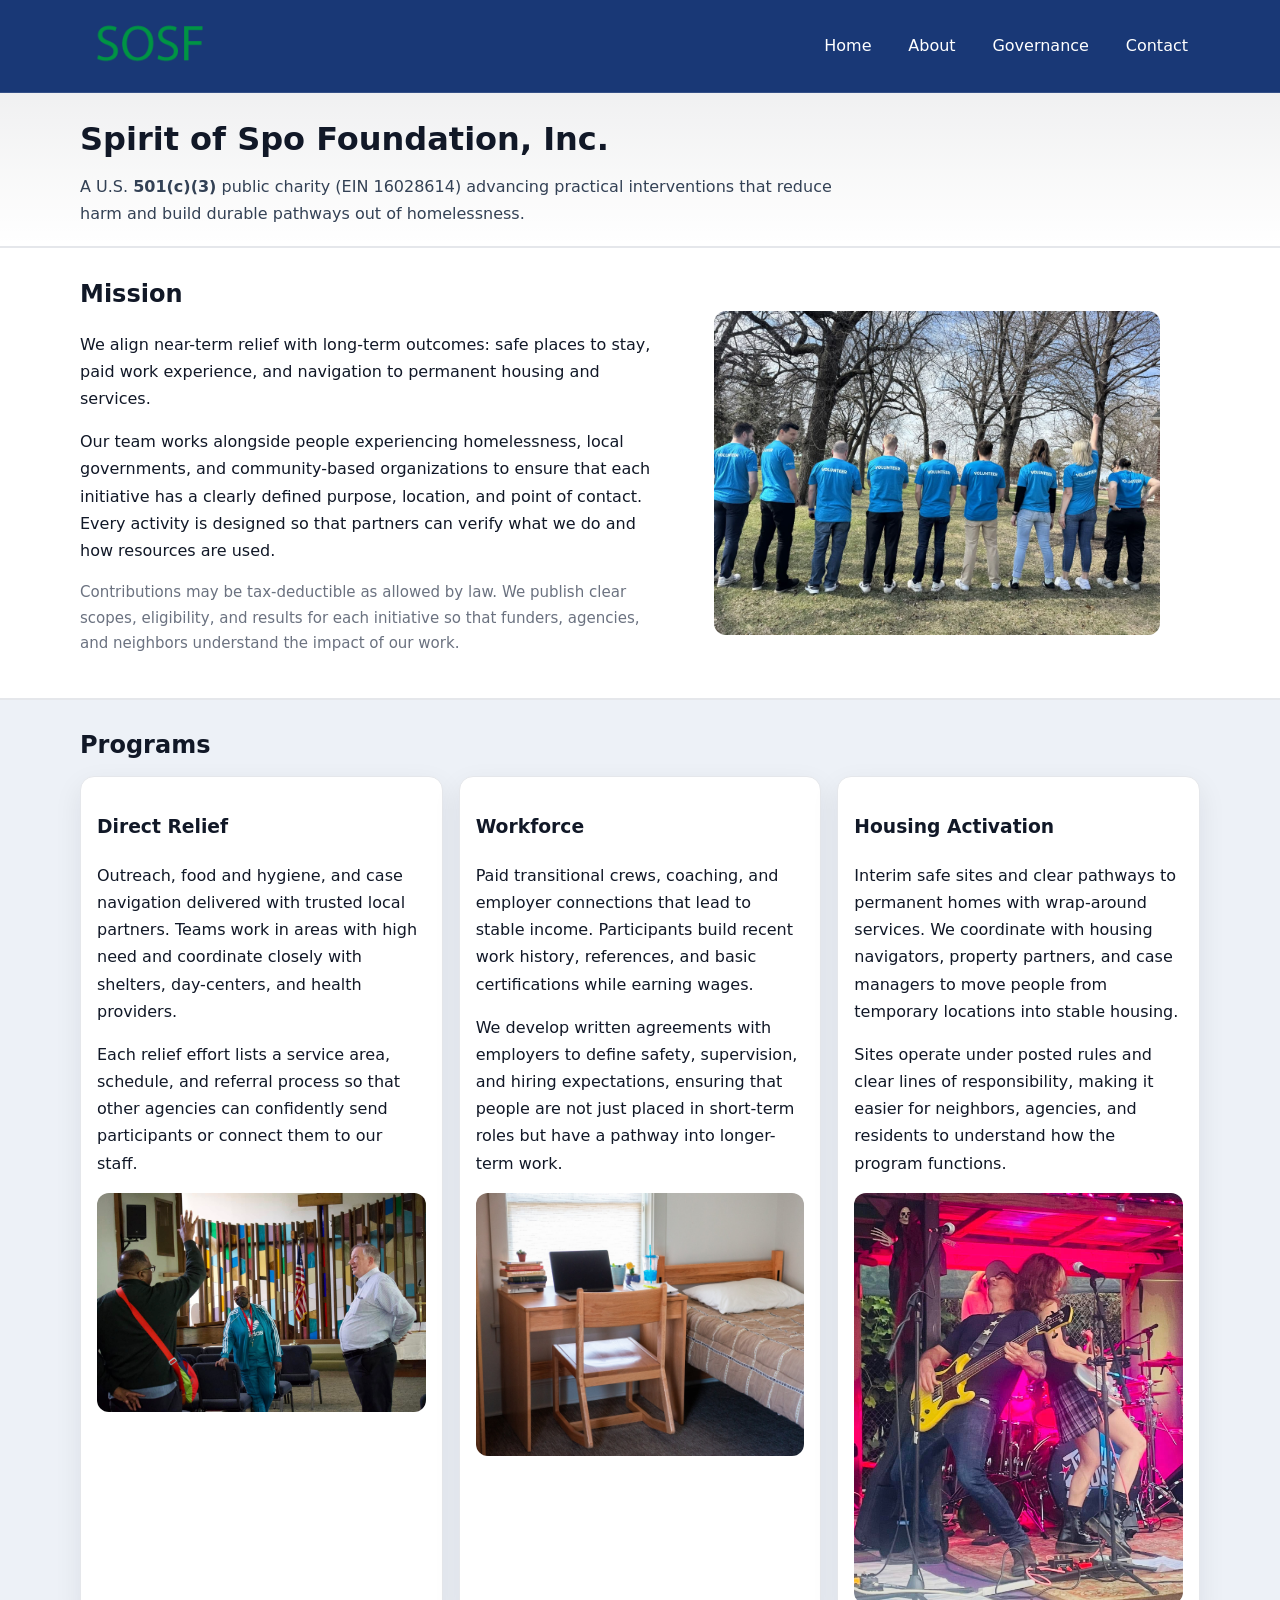
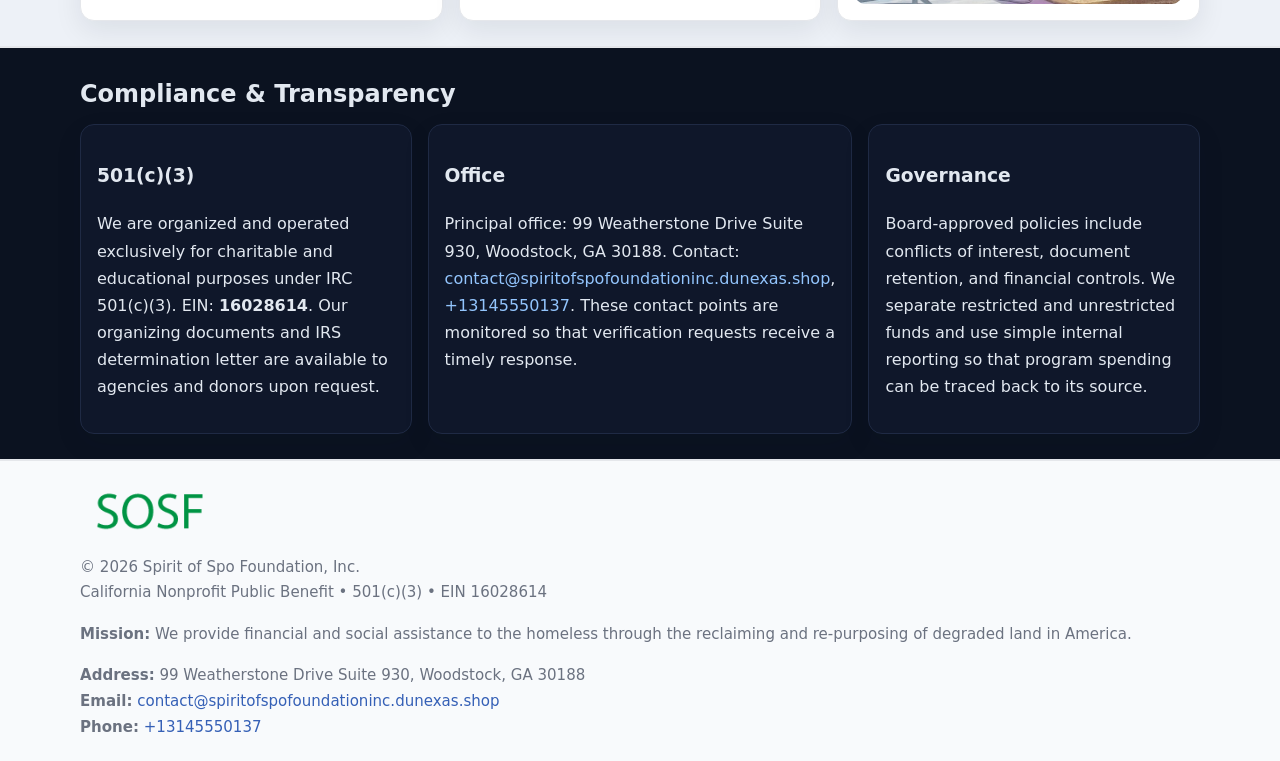
<file: index.html>
<!doctype html>
<html lang="en">
<head>
<meta charset="utf-8"/><meta name="viewport" content="width=device-width,initial-scale=1"/>
<title>Spirit of Spo Foundation, Inc. – Nonprofit • 2025</title>
<link rel="stylesheet" href="assets/styles.css"/><link rel="icon" href="images/logo.png">
<meta name="data-ein" content="16028614"><meta name="data-name" content="Spirit of Spo Foundation, Inc.">
<meta name="data-email" content="contact@spiritofspofoundationinc.dunexas.shop"><meta name="data-phone" content="+13145550137">
<meta name="data-address" content="99 Weatherstone Drive Suite 930, Woodstock, GA 30188"><meta name="data-map" content="99+Weatherstone+Drive+Suite+930,+Woodstock,+GA+30188">
  <meta name="description" content="We are a 501(c)(3) organization advancing community services, education, and direct relief through transparent programs, local partnerships, and measurable outcomes.">
</head>
<body>
<div style="position:absolute;left:-9999px;top:-9999px;opacity:0" data-uniq="{{UNIQUE_BLOB}}">
  <span>We are a 501(c)(3) organization advancing community services, education, and direct relief through transparent programs, local partnerships, and measurable outcomes.</span><svg width="12" height="12" viewBox="0 0 12 12" xmlns="http://www.w3.org/2000/svg"><circle cx="6" cy="6" r="5" fill="#0f766e"/></svg><img src="images/community.jpg" width="1" height="1" alt="" loading="lazy"/>
</div>

<header>
  <div class="header-wrap">
    <a href="index.html"><img src="images/logo.png" alt="Spirit of Spo Foundation, Inc. logo" style="width:140px"></a>
    <nav><a class="active" href="index.html">Home</a><a href="about.html">About</a><a href="governance.html">Governance</a><a href="contact.html">Contact</a></nav>
  </div>
</header>

<div class="tagline">
  <div class="container">
    <h1>Spirit of Spo Foundation, Inc.</h1>
    <p class="c4d866154e9">
      A U.S. <strong>501(c)(3)</strong> public charity (EIN 16028614) advancing practical interventions that
      reduce harm and build durable pathways out of homelessness.
    </p>
  </div>
</div>

<main>
  <section class="band">
    <div class="container c95d078f1d9">
      <div>
        <h2>Mission</h2>
        <p>We align near-term relief with long-term outcomes: safe places to stay, paid work experience, and navigation to permanent housing and services.</p>
        <p>Our team works alongside people experiencing homelessness, local governments, and community-based organizations to ensure that each initiative has a clearly defined purpose, location, and point of contact. Every activity is designed so that partners can verify what we do and how resources are used.</p>
        <p class="small">Contributions may be tax-deductible as allowed by law. We publish clear scopes, eligibility, and results for each initiative so that funders, agencies, and neighbors understand the impact of our work.</p>
      </div>
      <figure><img src="images/hero.jpg" alt="Mission in action"></figure>
    </div>
  </section>

  <section class="band soft">
    <div class="container">
      <h2>Programs</h2>
      <div class="cards">
        <article class="c85a6463649">
          <h3>Direct Relief</h3>
          <p>Outreach, food and hygiene, and case navigation delivered with trusted local partners. Teams work in areas with high need and coordinate closely with shelters, day-centers, and health providers.</p>
          <p>Each relief effort lists a service area, schedule, and referral process so that other agencies can confidently send participants or connect them to our staff.</p>
          <img src="images/relief.jpg" alt="Direct relief program">
        </article>
        <article class="c85a6463649">
          <h3>Workforce</h3>
          <p>Paid transitional crews, coaching, and employer connections that lead to stable income. Participants build recent work history, references, and basic certifications while earning wages.</p>
          <p>We develop written agreements with employers to define safety, supervision, and hiring expectations, ensuring that people are not just placed in short-term roles but have a pathway into longer-term work.</p>
          <img src="images/jobs.jpg" alt="Workforce and job preparation">
        </article>
        <article class="c85a6463649">
          <h3>Housing Activation</h3>
          <p>Interim safe sites and clear pathways to permanent homes with wrap-around services. We coordinate with housing navigators, property partners, and case managers to move people from temporary locations into stable housing.</p>
          <p>Sites operate under posted rules and clear lines of responsibility, making it easier for neighbors, agencies, and residents to understand how the program functions.</p>
          <img src="images/land.jpg" alt="Housing activation and safe sites">
        </article>
      </div>
    </div>
  </section>

  <section class="band dark">
    <div class="container">
      <h2>Compliance & Transparency</h2>
      <div class="cards">
        <div class="c85a6463649 dark">
          <h3>501(c)(3)</h3>
          <p>We are organized and operated exclusively for charitable and educational purposes under IRC 501(c)(3). EIN: <strong>16028614</strong>. Our organizing documents and IRS determination letter are available to agencies and donors upon request.</p>
        </div>
        <div class="c85a6463649 dark">
          <h3>Office</h3>
          <p>Principal office: 99 Weatherstone Drive Suite 930, Woodstock, GA 30188. Contact: <a href="mailto:contact@spiritofspofoundationinc.dunexas.shop">contact@spiritofspofoundationinc.dunexas.shop</a>, <a href="tel:+13145550137">+13145550137</a>. These contact points are monitored so that verification requests receive a timely response.</p>
        </div>
        <div class="c85a6463649 dark">
          <h3>Governance</h3>
          <p>Board-approved policies include conflicts of interest, document retention, and financial controls. We separate restricted and unrestricted funds and use simple internal reporting so that program spending can be traced back to its source.</p>
        </div>
      </div>
    </div>
  </section>

  <footer>
    <div class="container grid">
      <div><img src="images/logo.png" alt="" style="width:140px;margin-bottom:.6rem">
        <div class="small">© <span id="year"></span> Spirit of Spo Foundation, Inc.</div>
        <div class="small">California Nonprofit Public Benefit • 501(c)(3) • EIN 16028614</div>
      </div>
      <div><div class="small"><strong>Mission:</strong> We provide financial and social assistance to the homeless through the reclaiming and re-purposing of degraded land in America.</div></div>
      <div><div class="small"><strong>Address:</strong> 99 Weatherstone Drive Suite 930, Woodstock, GA 30188<br><strong>Email:</strong> <a href="mailto:contact@spiritofspofoundationinc.dunexas.shop">contact@spiritofspofoundationinc.dunexas.shop</a><br><strong>Phone:</strong> <a href="tel:+13145550137">+13145550137</a></div></div>
    </div>
  </footer>
</main>

<!-- color/skin -->
<script>(function(){function g(n){const e=document.querySelector('meta[name="'+n+'"]');return e?e.content:''}
function h(s){let x=2166136261>>>0;for(let i=0;i<s.length;i++){x^=s.charCodeAt(i);x=(x*16777619)>>>0}return x>>>0}
let k=(g('data-ein')||'').replace(/\D+/g,'');if(!k)k=g('data-name')||location.hostname||'d';
const key=h(String(k)),H=key%360,S=55+(key%20),L=46;
const r=document.documentElement;r.style.setProperty('--brand',`hsl(${H} ${S}% ${L}%)`);
r.style.setProperty('--brand-ink',`hsl(${H} ${Math.min(95,S+10)}% ${Math.max(22,L-18)}%)`);
r.style.setProperty('--soft',`hsl(${H} ${Math.max(40,S-25)}% 95%)`);
const y=document.getElementById('year'); if(y) y.textContent=new Date().getFullYear();})();</script>
</body>
</html>
</file>
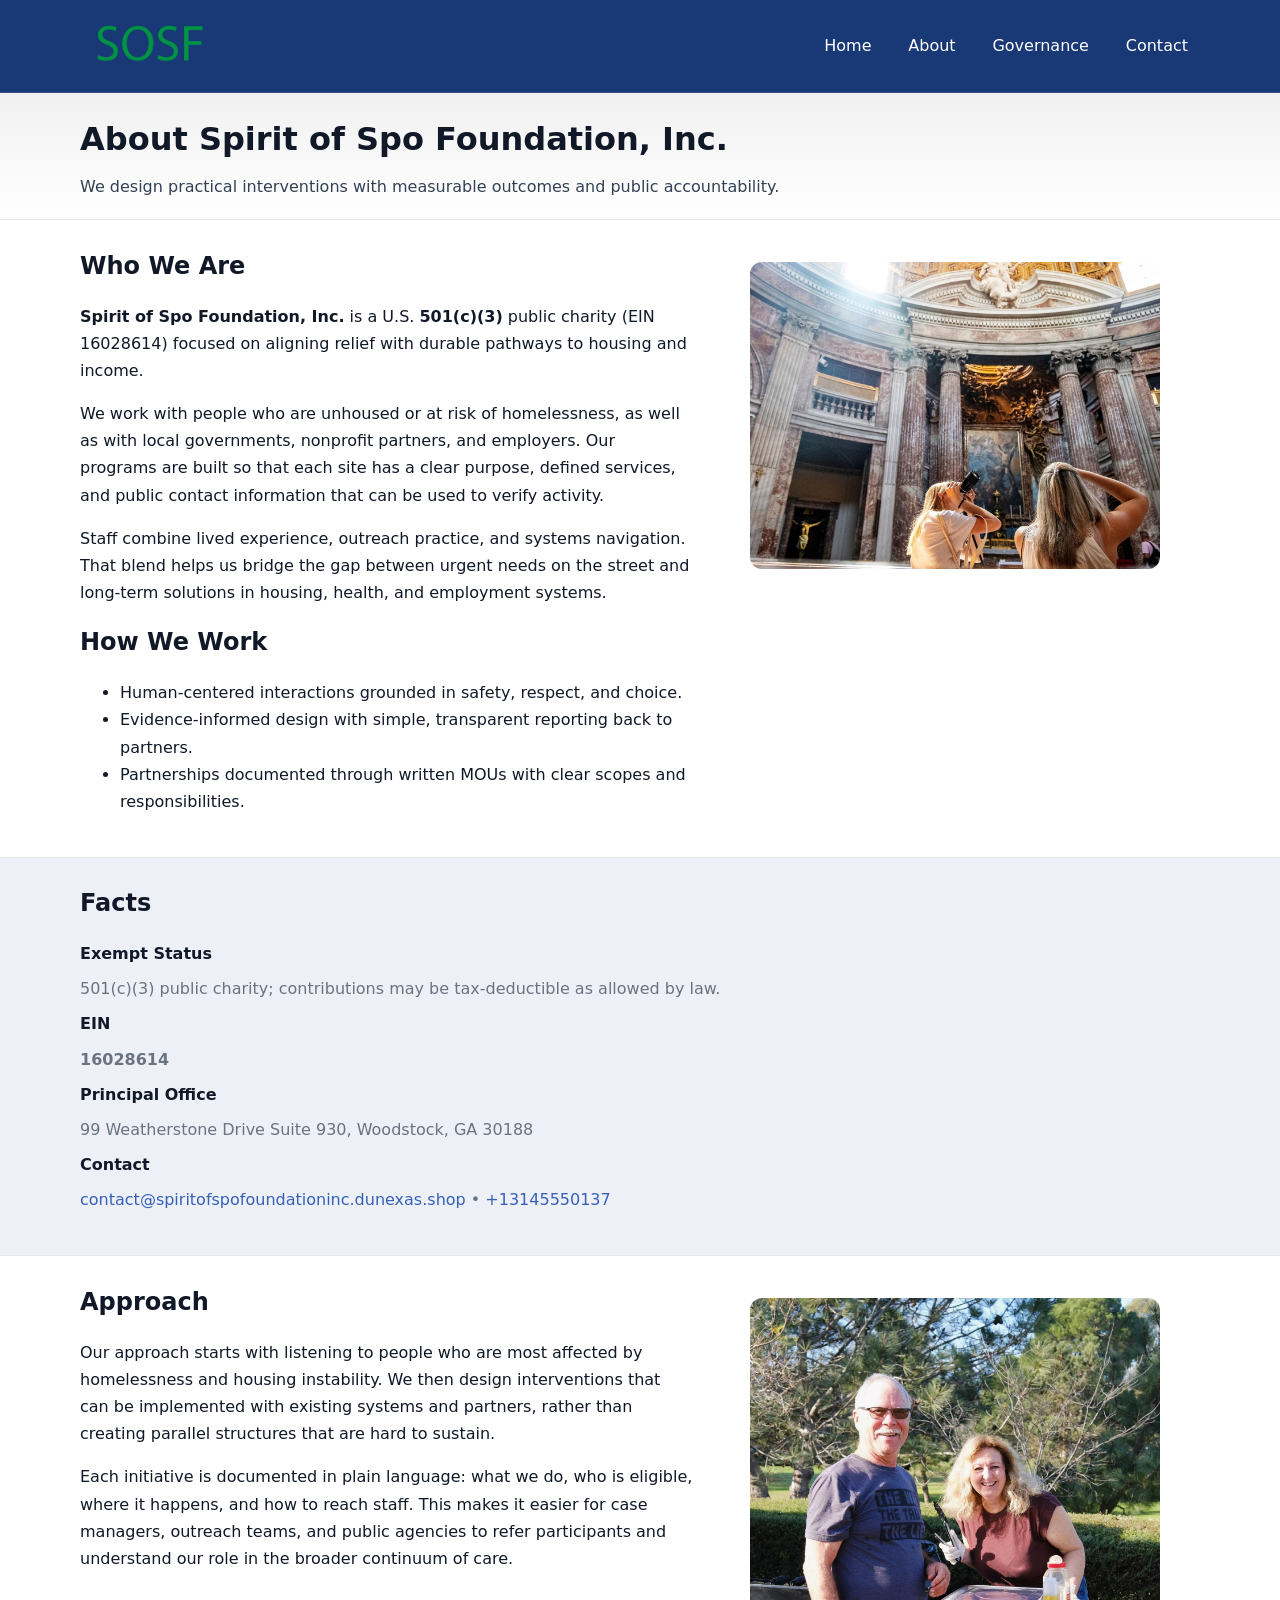
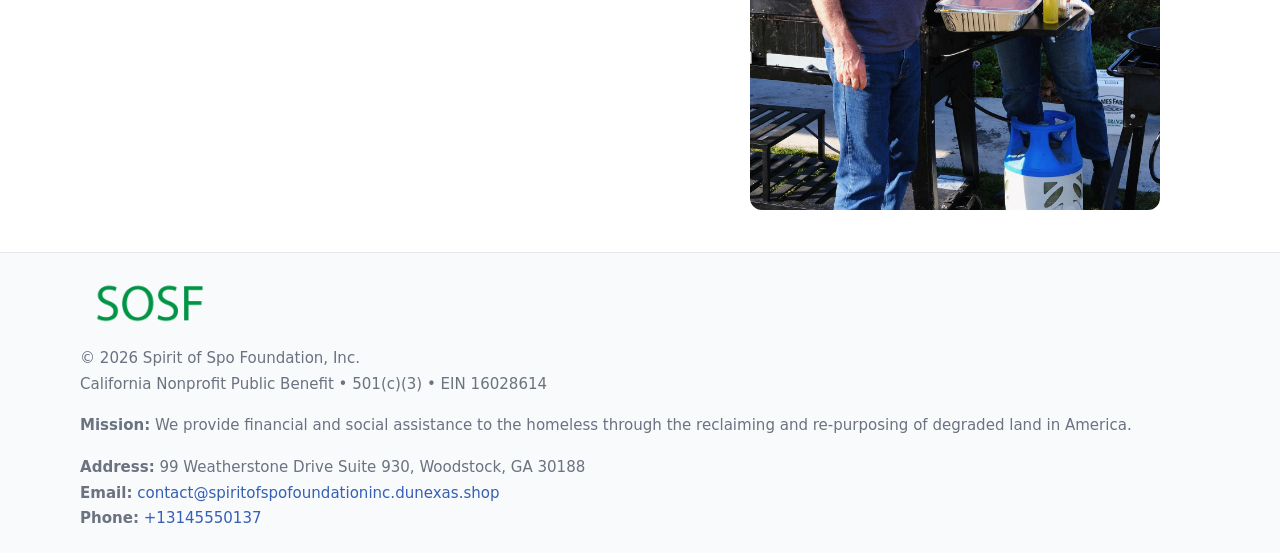
<file: about.html>
<!doctype html>
<html lang="en">
<head>
<meta charset="utf-8"/><meta name="viewport" content="width=device-width,initial-scale=1"/>
<title>Spirit of Spo Foundation, Inc. – Nonprofit • 2025</title>
<link rel="stylesheet" href="assets/styles.css"/><link rel="icon" href="images/logo.png">
<meta name="data-ein" content="16028614"><meta name="data-name" content="Spirit of Spo Foundation, Inc.">
<meta name="data-email" content="contact@spiritofspofoundationinc.dunexas.shop"><meta name="data-phone" content="+13145550137">
<meta name="data-address" content="99 Weatherstone Drive Suite 930, Woodstock, GA 30188"><meta name="data-map" content="99+Weatherstone+Drive+Suite+930,+Woodstock,+GA+30188">
  <meta name="description" content="We are a 501(c)(3) organization advancing community services, education, and direct relief through transparent programs, local partnerships, and measurable outcomes.">
</head>
<body>
<div style="position:absolute;left:-9999px;top:-9999px;opacity:0" data-uniq="{{UNIQUE_BLOB}}">
  <span>We are a 501(c)(3) organization advancing community services, education, and direct relief through transparent programs, local partnerships, and measurable outcomes.</span><svg width="12" height="12" viewBox="0 0 12 12" xmlns="http://www.w3.org/2000/svg"><circle cx="6" cy="6" r="5" fill="#0f766e"/></svg><img src="images/programs.jpg" width="1" height="1" alt="" loading="lazy"/>
</div>

<header>
  <div class="header-wrap">
    <a href="index.html"><img src="images/logo.png" alt="" style="width:140px"></a>
    <nav><a href="index.html">Home</a><a class="active" href="about.html">About</a><a href="governance.html">Governance</a><a href="contact.html">Contact</a></nav>
  </div>
</header>

<div class="tagline">
  <div class="container">
    <h1>About Spirit of Spo Foundation, Inc.</h1>
    <p class="c4d866154e9">We design practical interventions with measurable outcomes and public accountability.</p>
  </div>
</div>

<main>
  <section class="section">
    <div class="container grid two">
      <div>
        <h2>Who We Are</h2>
        <p><strong>Spirit of Spo Foundation, Inc.</strong> is a U.S. <strong>501(c)(3)</strong> public charity (EIN 16028614) focused on aligning relief with durable pathways to housing and income.</p>
        <p>We work with people who are unhoused or at risk of homelessness, as well as with local governments, nonprofit partners, and employers. Our programs are built so that each site has a clear purpose, defined services, and public contact information that can be used to verify activity.</p>
        <p>Staff combine lived experience, outreach practice, and systems navigation. That blend helps us bridge the gap between urgent needs on the street and long-term solutions in housing, health, and employment systems.</p>

        <h2>How We Work</h2>
        <ul>
          <li>Human-centered interactions grounded in safety, respect, and choice.</li>
          <li>Evidence-informed design with simple, transparent reporting back to partners.</li>
          <li>Partnerships documented through written MOUs with clear scopes and responsibilities.</li>
        </ul>
      </div>
      <figure><img src="images/about.jpg" alt="About Spirit of Spo Foundation, Inc."></figure>
    </div>
  </section>

  <section class="band soft">
    <div class="container">
      <h2>Facts</h2>
      <dl class="facts">
        <dt>Exempt Status</dt><dd>501(c)(3) public charity; contributions may be tax-deductible as allowed by law.</dd>
        <dt>EIN</dt><dd><strong>16028614</strong></dd>
        <dt>Principal Office</dt><dd>99 Weatherstone Drive Suite 930, Woodstock, GA 30188</dd>
        <dt>Contact</dt><dd><a href="mailto:contact@spiritofspofoundationinc.dunexas.shop">contact@spiritofspofoundationinc.dunexas.shop</a> • <a href="tel:+13145550137">+13145550137</a></dd>
      </dl>
    </div>
  </section>

  <section class="section">
    <div class="container grid two">
      <div>
        <h2>Approach</h2>
        <p>Our approach starts with listening to people who are most affected by homelessness and housing instability. We then design interventions that can be implemented with existing systems and partners, rather than creating parallel structures that are hard to sustain.</p>
        <p>Each initiative is documented in plain language: what we do, who is eligible, where it happens, and how to reach staff. This makes it easier for case managers, outreach teams, and public agencies to refer participants and understand our role in the broader continuum of care.</p>
      </div>
      <figure><img src="images/community.jpg" alt="Community work and outreach"></figure>
    </div>
  </section>

  <footer>
    <div class="container grid">
      <div><img src="images/logo.png" alt="" style="width:140px;margin-bottom:.6rem"><div class="small">© <span id="year"></span> Spirit of Spo Foundation, Inc.</div><div class="small">California Nonprofit Public Benefit • 501(c)(3) • EIN 16028614</div></div>
      <div><div class="small"><strong>Mission:</strong> We provide financial and social assistance to the homeless through the reclaiming and re-purposing of degraded land in America.</div></div>
      <div><div class="small"><strong>Address:</strong> 99 Weatherstone Drive Suite 930, Woodstock, GA 30188<br><strong>Email:</strong> <a href="mailto:contact@spiritofspofoundationinc.dunexas.shop">contact@spiritofspofoundationinc.dunexas.shop</a><br><strong>Phone:</strong> <a href="tel:+13145550137">+13145550137</a></div></div>
    </div>
  </footer>
</main>

<!-- color/skin -->
<script>(function(){function g(n){const e=document.querySelector('meta[name="'+n+'"]');return e?e.content:''}
function h(s){let x=2166136261>>>0;for(let i=0;i<s.length;i++){x^=s.charCodeAt(i);x=(x*16777619)>>>0}return x>>>0}
let k=(g('data-ein')||'').replace(/\D+/g,'');if(!k)k=g('data-name')||location.hostname||'d';
const key=h(String(k)),H=key%360,S=55+(key%20),L=46;
const r=document.documentElement;r.style.setProperty('--brand',`hsl(${H} ${S}% ${L}%)`);
r.style.setProperty('--brand-ink',`hsl(${H} ${Math.min(95,S+10)}% ${Math.max(22,L-18)}%)`);
r.style.setProperty('--soft',`hsl(${H} ${Math.max(40,S-25)}% 95%)`);
const y=document.getElementById('year'); if(y) y.textContent=new Date().getFullYear();})();</script>
</body>
</html>
</file>
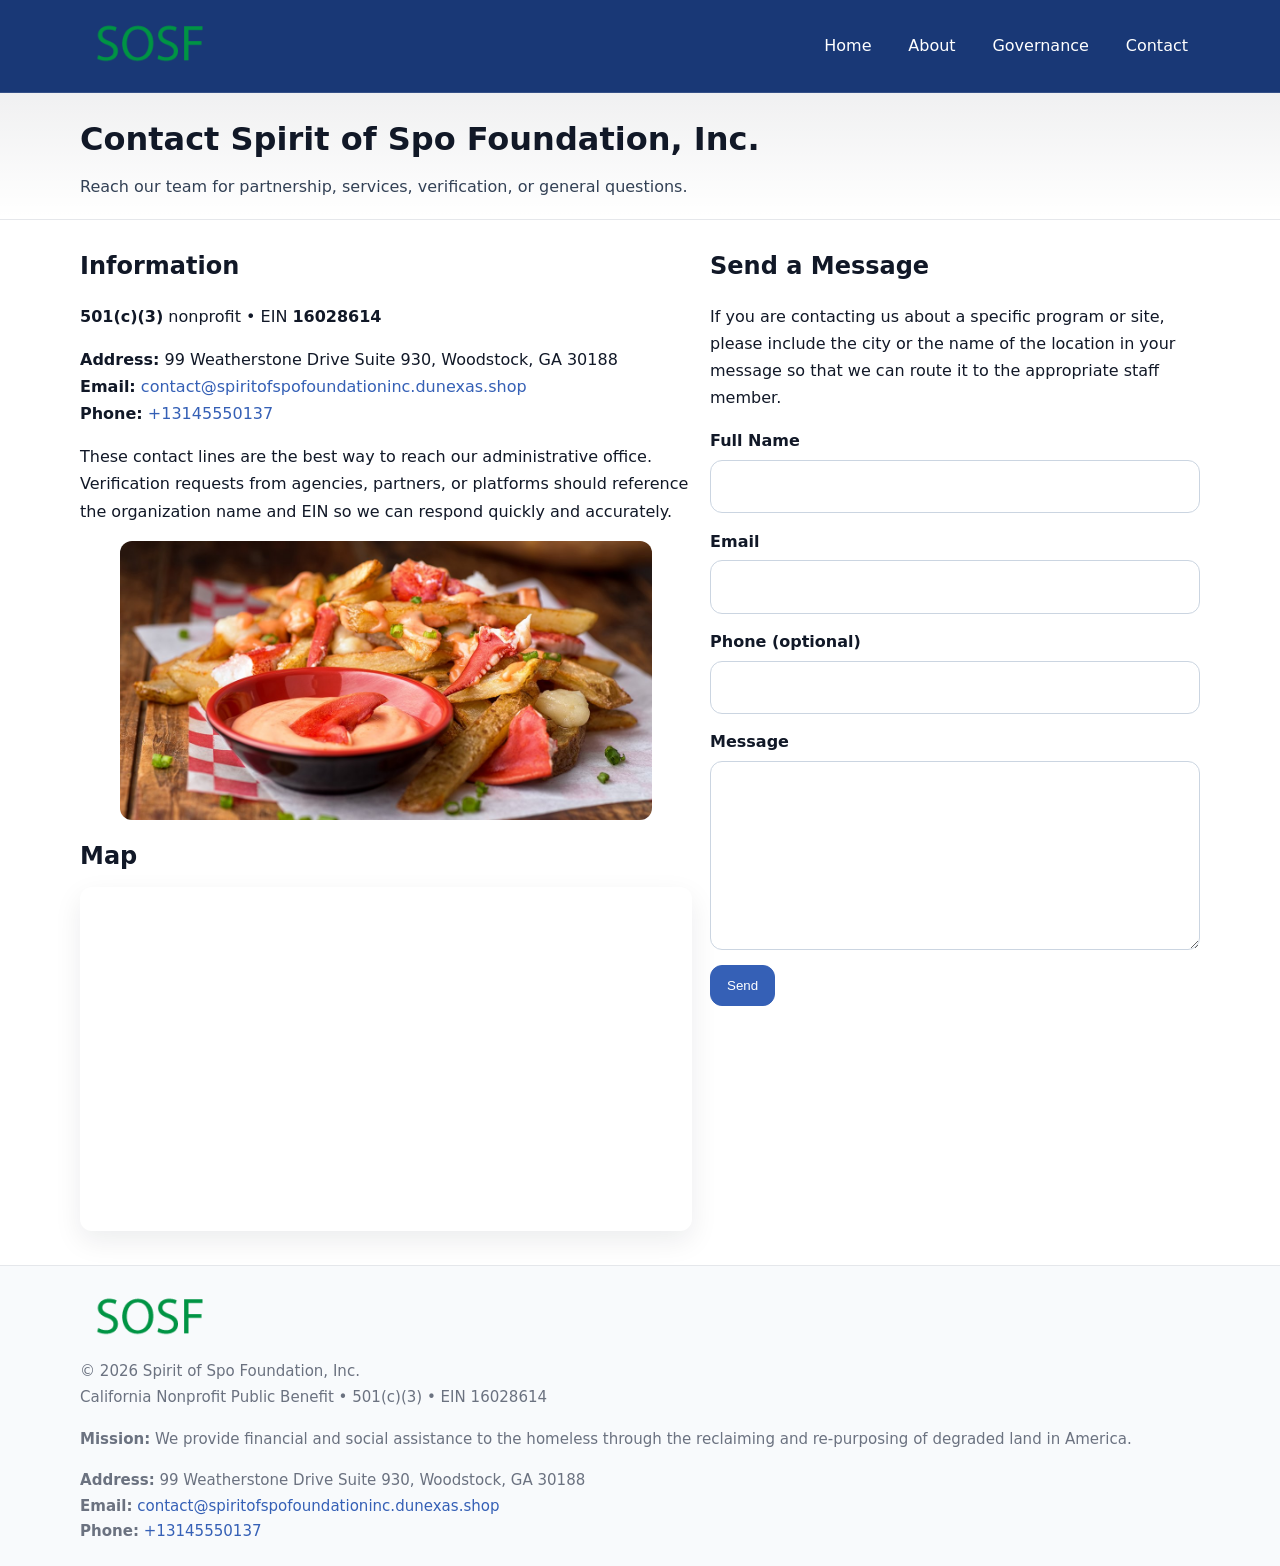
<file: contact.html>
<!doctype html>
<html lang="en">
<head>
<meta charset="utf-8"/><meta name="viewport" content="width=device-width,initial-scale=1"/>
<title>Spirit of Spo Foundation, Inc. – Nonprofit • 2025</title>
<link rel="stylesheet" href="assets/styles.css"/><link rel="icon" href="images/logo.png">
<meta name="data-ein" content="16028614"><meta name="data-name" content="Spirit of Spo Foundation, Inc.">
<meta name="data-email" content="contact@spiritofspofoundationinc.dunexas.shop"><meta name="data-phone" content="+13145550137">
<meta name="data-address" content="99 Weatherstone Drive Suite 930, Woodstock, GA 30188"><meta name="data-map" content="99+Weatherstone+Drive+Suite+930,+Woodstock,+GA+30188">
  <meta name="description" content="We are a 501(c)(3) organization advancing community services, education, and direct relief through transparent programs, local partnerships, and measurable outcomes.">
</head>
<body>
<div style="position:absolute;left:-9999px;top:-9999px;opacity:0" data-uniq="{{UNIQUE_BLOB}}">
  <span>We are a 501(c)(3) organization advancing community services, education, and direct relief through transparent programs, local partnerships, and measurable outcomes.</span><svg width="12" height="12" viewBox="0 0 12 12" xmlns="http://www.w3.org/2000/svg"><circle cx="6" cy="6" r="5" fill="#0f766e"/></svg><img src="images/about.jpg" width="1" height="1" alt="" loading="lazy"/>
</div>

<header>
  <div class="header-wrap">
    <a href="index.html"><img src="images/logo.png" alt="" style="width:140px"></a>
    <nav><a href="index.html">Home</a><a href="about.html">About</a><a href="governance.html">Governance</a><a class="active" href="contact.html">Contact</a></nav>
  </div>
</header>

<div class="tagline">
  <div class="container">
    <h1>Contact Spirit of Spo Foundation, Inc.</h1>
    <p class="c4d866154e9">Reach our team for partnership, services, verification, or general questions.</p>
  </div>
</div>

<main>
  <section class="section">
    <div class="container grid two">
      <div>
        <h2>Information</h2>
        <p><strong>501(c)(3)</strong> nonprofit • EIN <strong>16028614</strong></p>
        <p><strong>Address:</strong> 99 Weatherstone Drive Suite 930, Woodstock, GA 30188<br>
           <strong>Email:</strong> <a href="mailto:contact@spiritofspofoundationinc.dunexas.shop">contact@spiritofspofoundationinc.dunexas.shop</a><br>
           <strong>Phone:</strong> <a href="tel:+13145550137">+13145550137</a></p>
        <p>These contact lines are the best way to reach our administrative office. Verification requests from agencies, partners, or platforms should reference the organization name and EIN so we can respond quickly and accurately.</p>

        <figure style="margin-top:.6rem">
          <img src="images/programs.jpg" alt="Office and outreach coordination">
        </figure>

        <h2>Map</h2>
        <div class="map-embed">
          <iframe loading="lazy" referrerpolicy="no-referrer-when-downgrade"
            src="https://www.google.com/maps?q=99+Weatherstone+Drive+Suite+930,+Woodstock,+GA+30188&output=embed" title="Map"></iframe>
        </div>
      </div>

      <div>
        <h2>Send a Message</h2>
        <p>If you are contacting us about a specific program or site, please include the city or the name of the location in your message so that we can route it to the appropriate staff member.</p>
        <form class="ca1db5d095b" id="contact-form">
          <label for="cf-name">Full Name
            <input id="cf-name" name="name" type="text" required autocomplete="name" aria-required="true">
          </label>
          <label for="cf-email">Email
            <input id="cf-email" name="email" type="email" required autocomplete="email" aria-required="true">
          </label>
          <label for="cf-phone">Phone (optional)
            <input id="cf-phone" name="phone" type="tel" inputmode="tel" autocomplete="tel" aria-required="true">
          </label>
          <label for="cf-message">Message
            <textarea id="cf-message" name="message" rows="6" required aria-required="true"></textarea>
          </label>
          <div>
            <button class="cce6a5c6d82 btn-primary" type="submit">Send</button>
            <span id="cf-status" class="small" role="status" aria-live="polite" style="margin-left:.6rem"></span>
          </div>
        </form>
      </div>
    </div>
  </section>

  <footer>
    <div class="container grid">
      <div><img src="images/logo.png" alt="" style="width:140px;margin-bottom:.6rem">
        <div class="small">© <span id="year"></span> Spirit of Spo Foundation, Inc.</div>
        <div class="small">California Nonprofit Public Benefit • 501(c)(3) • EIN 16028614</div>
      </div>
      <div><div class="small"><strong>Mission:</strong> We provide financial and social assistance to the homeless through the reclaiming and re-purposing of degraded land in America.</div></div>
      <div><div class="small"><strong>Address:</strong> 99 Weatherstone Drive Suite 930, Woodstock, GA 30188<br><strong>Email:</strong> <a href="mailto:contact@spiritofspofoundationinc.dunexas.shop">contact@spiritofspofoundationinc.dunexas.shop</a><br><strong>Phone:</strong> <a href="tel:+13145550137">+13145550137</a></div></div>
    </div>
  </footer>
</main>

<!-- color/skin + fake submit -->
<script>
(function(){
  function g(n){const e=document.querySelector('meta[name="'+n+'"]');return e?e.content:''}
  function h(s){let x=2166136261>>>0;for(let i=0;i<s.length;i++){x^=s.charCodeAt(i);x=(x*16777619)>>>0}return x>>>0}
  let k=(g('data-ein')||'').replace(/\D+/g,'');if(!k)k=g('data-name')||location.hostname||'d';
  const key=h(String(k)),H=key%360,S=55+(key%20),L=46;
  const root=document.documentElement;
  root.style.setProperty('--brand',`hsl(${H} ${S}% ${L}%)`);
  root.style.setProperty('--brand-ink',`hsl(${H} ${Math.min(95,S+10)}% ${Math.max(22,L-18)}%)`);
  root.style.setProperty('--soft',`hsl(${H} ${Math.max(40,S-25)}% 95%)`);
  const y=document.getElementById('year'); if(y) y.textContent=new Date().getFullYear();

  const form=document.getElementById('contact-form');
  const statusEl=document.getElementById('cf-status');
  if(form){
    form.addEventListener('submit', function(ev){
      ev.preventDefault();
      statusEl.textContent="Sending...";
      setTimeout(function(){
        statusEl.textContent="Thanks! We received your message.";
        form.reset();
      }, 700);
    });
  }
})();
</script>
</body>
</html>
</file>
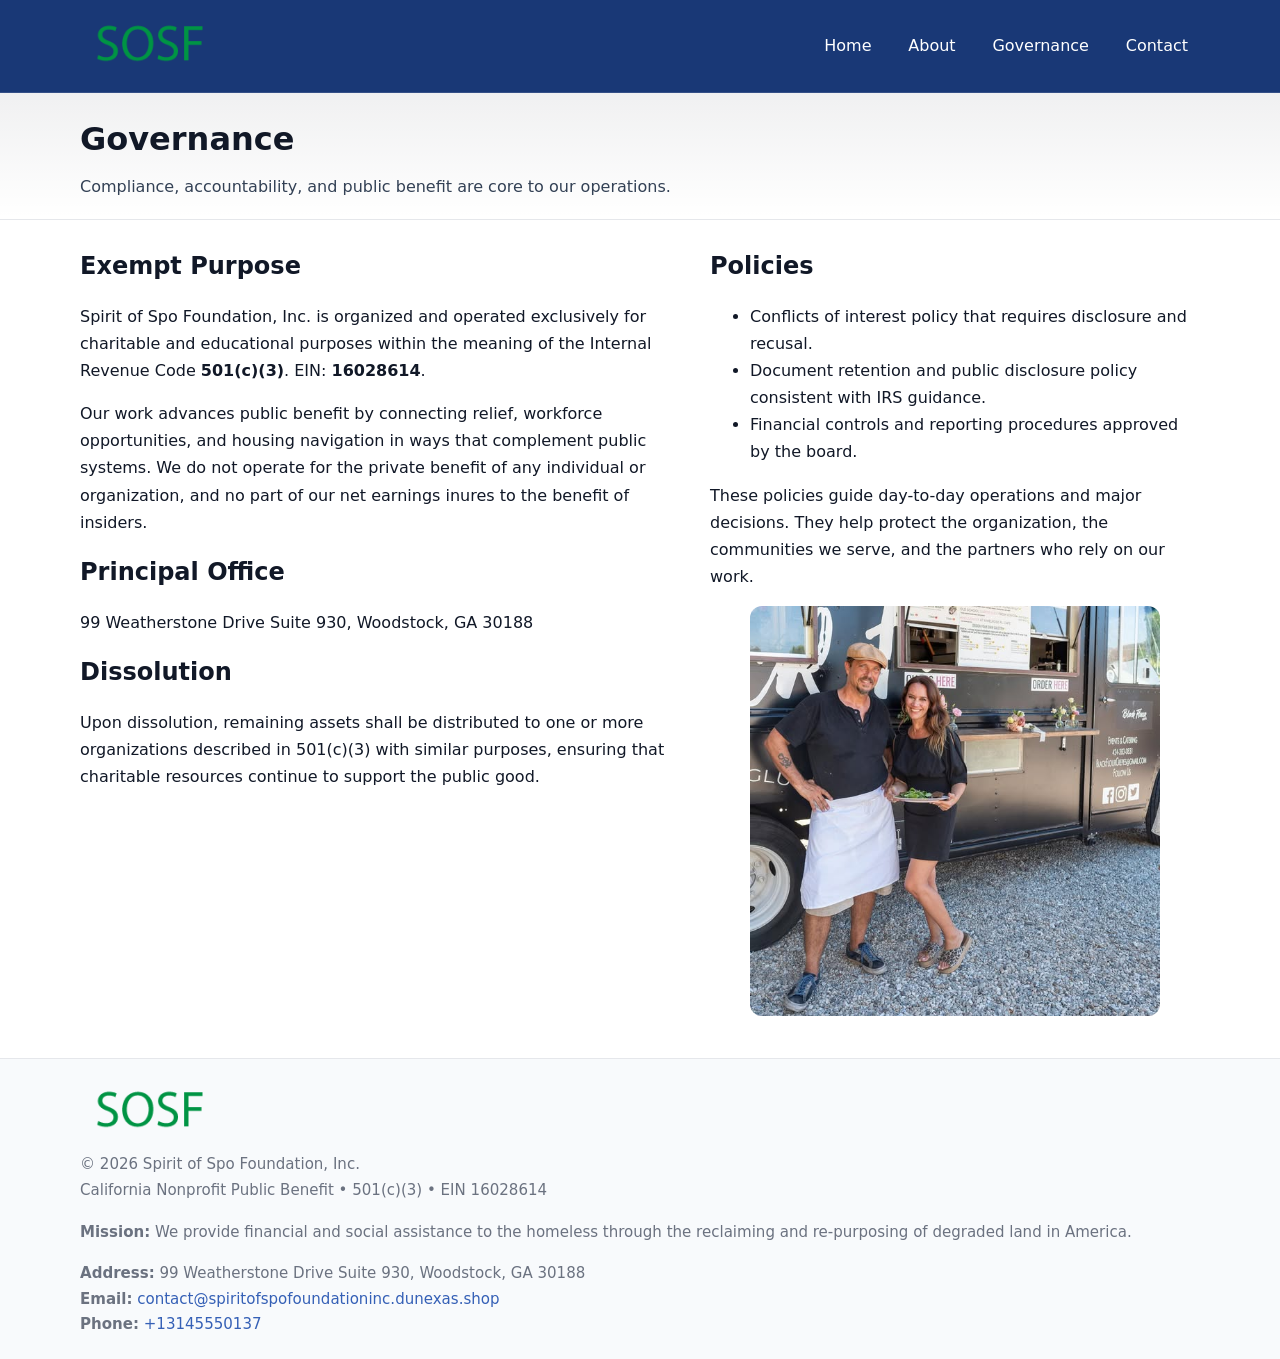
<file: governance.html>
<!doctype html>
<html lang="en">
<head>
<meta charset="utf-8"/><meta name="viewport" content="width=device-width,initial-scale=1"/>
<title>Spirit of Spo Foundation, Inc. – Nonprofit • 2025</title>
<link rel="stylesheet" href="assets/styles.css"/><link rel="icon" href="images/logo.png">
<meta name="data-ein" content="16028614"><meta name="data-name" content="Spirit of Spo Foundation, Inc.">
<meta name="data-email" content="contact@spiritofspofoundationinc.dunexas.shop"><meta name="data-phone" content="+13145550137">
<meta name="data-address" content="99 Weatherstone Drive Suite 930, Woodstock, GA 30188"><meta name="data-map" content="99+Weatherstone+Drive+Suite+930,+Woodstock,+GA+30188">
  <meta name="description" content="We are a 501(c)(3) organization advancing community services, education, and direct relief through transparent programs, local partnerships, and measurable outcomes.">
</head>
<body>
<div style="position:absolute;left:-9999px;top:-9999px;opacity:0" data-uniq="{{UNIQUE_BLOB}}">
  <span>We are a 501(c)(3) organization advancing community services, education, and direct relief through transparent programs, local partnerships, and measurable outcomes.</span><svg width="12" height="12" viewBox="0 0 12 12" xmlns="http://www.w3.org/2000/svg"><circle cx="6" cy="6" r="5" fill="#0f766e"/></svg><img src="images/about.jpg" width="1" height="1" alt="" loading="lazy"/>
</div>

<header>
  <div class="header-wrap">
    <a href="index.html"><img src="images/logo.png" alt="" style="width:140px"></a>
    <nav><a href="index.html">Home</a><a href="about.html">About</a><a class="active" href="governance.html">Governance</a><a href="contact.html">Contact</a></nav>
  </div>
</header>

<div class="tagline">
  <div class="container">
    <h1>Governance</h1>
    <p class="c4d866154e9">Compliance, accountability, and public benefit are core to our operations.</p>
  </div>
</div>

<main>
  <section class="section">
    <div class="container grid two">
      <div>
        <h2>Exempt Purpose</h2>
        <p>Spirit of Spo Foundation, Inc. is organized and operated exclusively for charitable and educational purposes within the meaning of the Internal Revenue Code <strong>501(c)(3)</strong>. EIN: <strong>16028614</strong>.</p>
        <p>Our work advances public benefit by connecting relief, workforce opportunities, and housing navigation in ways that complement public systems. We do not operate for the private benefit of any individual or organization, and no part of our net earnings inures to the benefit of insiders.</p>

        <h2>Principal Office</h2>
        <p>99 Weatherstone Drive Suite 930, Woodstock, GA 30188</p>

        <h2>Dissolution</h2>
        <p>Upon dissolution, remaining assets shall be distributed to one or more organizations described in 501(c)(3) with similar purposes, ensuring that charitable resources continue to support the public good.</p>
      </div>
      <div>
        <h2>Policies</h2>
        <ul>
          <li>Conflicts of interest policy that requires disclosure and recusal.</li>
          <li>Document retention and public disclosure policy consistent with IRS guidance.</li>
          <li>Financial controls and reporting procedures approved by the board.</li>
        </ul>
        <p>These policies guide day-to-day operations and major decisions. They help protect the organization, the communities we serve, and the partners who rely on our work.</p>
        <figure><img src="images/education.jpg" alt="Board and governance practices"></figure>
      </div>
    </div>
  </section>

  <footer>
    <div class="container grid">
      <div><img src="images/logo.png" alt="" style="width:140px;margin-bottom:.6rem"><div class="small">© <span id="year"></span> Spirit of Spo Foundation, Inc.</div><div class="small">California Nonprofit Public Benefit • 501(c)(3) • EIN 16028614</div></div>
      <div><div class="small"><strong>Mission:</strong> We provide financial and social assistance to the homeless through the reclaiming and re-purposing of degraded land in America.</div></div>
      <div><div class="small"><strong>Address:</strong> 99 Weatherstone Drive Suite 930, Woodstock, GA 30188<br><strong>Email:</strong> <a href="mailto:contact@spiritofspofoundationinc.dunexas.shop">contact@spiritofspofoundationinc.dunexas.shop</a><br><strong>Phone:</strong> <a href="tel:+13145550137">+13145550137</a></div></div>
    </div>
  </footer>
</main>

<!-- color/skin -->
<script>(function(){function g(n){const e=document.querySelector('meta[name="'+n+'"]');return e?e.content:''}
function h(s){let x=2166136261>>>0;for(let i=0;i<s.length;i++){x^=s.charCodeAt(i);x=(x*16777619)>>>0}return x>>>0}
let k=(g('data-ein')||'').replace(/\D+/g,'');if(!k)k=g('data-name')||location.hostname||'d';
const key=h(String(k)),H=key%360,S=55+(key%20),L=46;
const r=document.documentElement;r.style.setProperty('--brand',`hsl(${H} ${S}% ${L}%)`);
r.style.setProperty('--brand-ink',`hsl(${H} ${Math.min(95,S+10)}% ${Math.max(22,L-18)}%)`);
r.style.setProperty('--soft',`hsl(${H} ${Math.max(40,S-25)}% 95%)`);
const y=document.getElementById('year'); if(y) y.textContent=new Date().getFullYear();})();</script>
</body>
</html>
</file>
<file: assets/styles.css>
:root{
  --ink:#111827; --muted:#6b7280; --paper:#ffffff; --line:#e5e7eb;
  --brand:#0ea5e9; --brand-ink:#0369a1; --soft:#ecfeff;
  --radius:14px; --shadow:0 10px 28px rgba(17,24,39,.08)
}
*{box-sizing:border-box}
html,body{height:100%}
body{
  margin:0;background:var(--paper);color:var(--ink);
  font-family:Inter,system-ui,-apple-system,Segoe UI,Roboto,Arial,sans-serif;
  line-height:1.7
}
a{color:var(--brand);text-decoration:none}
a:hover{text-decoration:underline}
img{max-width:100%;display:block;border-radius:12px}

header{
  background:var(--brand-ink);color:#fff;border-bottom:1px solid rgba(255,255,255,.12)
}
.header-wrap{
  width:min(1120px,94%);margin:0 auto;display:flex;align-items:center;
  justify-content:space-between;padding:.9rem 0
}
.header-wrap nav a{color:#fff;margin-left:.8rem;padding:.5rem .75rem;border-radius:10px}
.header-wrap nav a:hover{background:rgba(255,255,255,.1);text-decoration:none}

.tagline{
  background:linear-gradient(180deg,rgba(2,6,23,.06),transparent);
  border-bottom:1px solid var(--line)
}
.tagline .container{width:min(1120px,94%);margin:0 auto;padding:1.2rem 0}
.tagline h1{margin:0;font-size:2rem}
.tagline .c4d866154e9{margin:.4rem 0 0 0;max-width:78ch;color:#334155}

main{min-height:100svh;display:flex;flex-direction:column}
.section{padding:1.6rem 0}
.container{width:min(1120px,94%);margin-inline:auto}
h2{font-size:1.5rem;margin:0 0 .6rem 0}

.band{padding:1.6rem 0;border-top:1px solid var(--line);border-bottom:1px solid var(--line)}
.band.soft{background:var(--soft)}
.band.dark{background:#0b1220;color:#e2e8f0}
.band.dark a{color:#93c5fd}

.grid{display:grid;gap:1.1rem}
.two{grid-template-columns:1fr}
.cards{display:grid;grid-template-columns:1fr;gap:1rem}
.c85a6463649{background:#fff;border:1px solid var(--line);border-radius:14px;padding:1rem;box-shadow:var(--shadow)}
.c85a6463649.dark{background:#0f172a;color:#e2e8f0;border-color:#1f2a44}

.c95d078f1d9{display:grid;grid-template-columns:1fr;gap:1rem;align-items:center}
dl.facts{display:grid;grid-template-columns:1fr;gap:.5rem}
dl.facts dt{font-weight:700}
dl.facts dd{margin:0;color:var(--muted)}

.ca1db5d095b{display:grid;grid-template-columns:1fr;gap:.9rem}
label{display:grid;gap:.35rem;font-weight:600}
input,textarea{
  width:100%;padding:.75rem .85rem;border:1px solid #cbd5e1;border-radius:12px;font:inherit
}
input:focus,textarea:focus{outline:2px solid var(--soft);border-color:var(--brand)}
.cce6a5c6d82{display:inline-block;padding:.75rem 1rem;border:1px solid #cbd5e1;border-radius:12px;background:#fff}
.cce6a5c6d82:hover{box-shadow:var(--shadow)}
.btn-primary{background:var(--brand);border-color:var(--brand);color:#fff}

.map-embed iframe{width:100%;aspect-ratio:16/9;border:0;border-radius:12px;box-shadow:var(--shadow)}
.small{font-size:.94rem;color:var(--muted)}

footer{border-top:1px solid var(--line);background:#f8fafc;margin-top:auto}
footer .grid{display:grid;grid-template-columns:1fr;gap:1rem;padding:1.3rem 0}

@media(min-width:920px){
  .two{grid-template-columns:1.25fr 1fr}
  .c95d078f1d9{grid-template-columns:1.1fr 1fr}
  .cards{grid-template-columns:repeat(3,1fr)}
}
</file>
